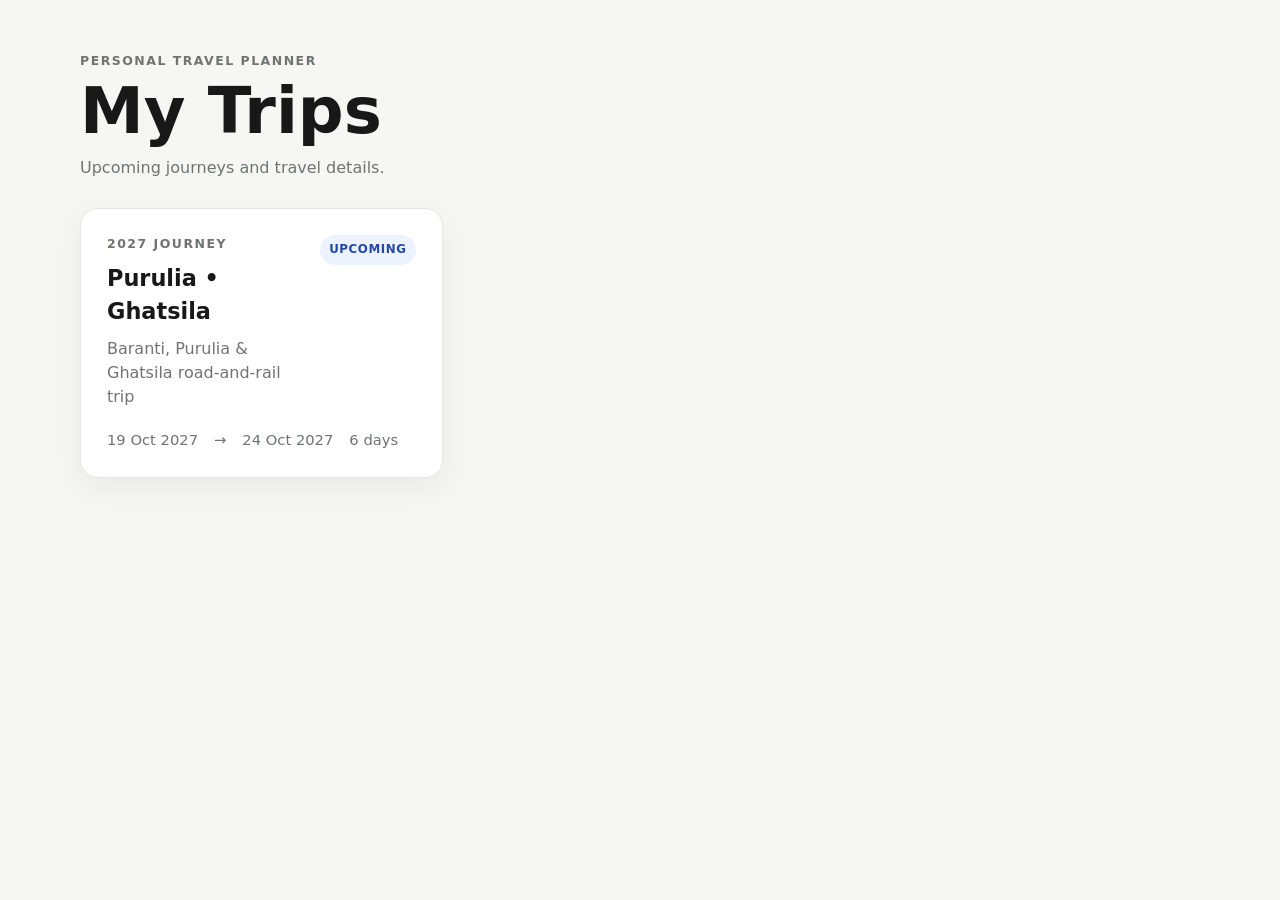
<file: index.html>
<!doctype html>
<html lang="en">
<head>
  <meta charset="utf-8" />
  <meta name="viewport" content="width=device-width, initial-scale=1" />
  <meta name="theme-color" content="#f6f7f4" />
  <title>My Trips</title>
  <link rel="stylesheet" href="assets/css/styles.css" />
</head>
<body>
  <main class="shell">
    <header class="page-header">
      <p class="eyebrow">Personal Travel Planner</p>
      <h1>My Trips</h1>
      <p class="muted">Upcoming journeys and travel details.</p>
    </header>
    <section id="tripList" class="trip-grid" aria-live="polite"></section>
  </main>
  <script src="assets/js/app.js" defer></script>
</body>
</html>
</file>
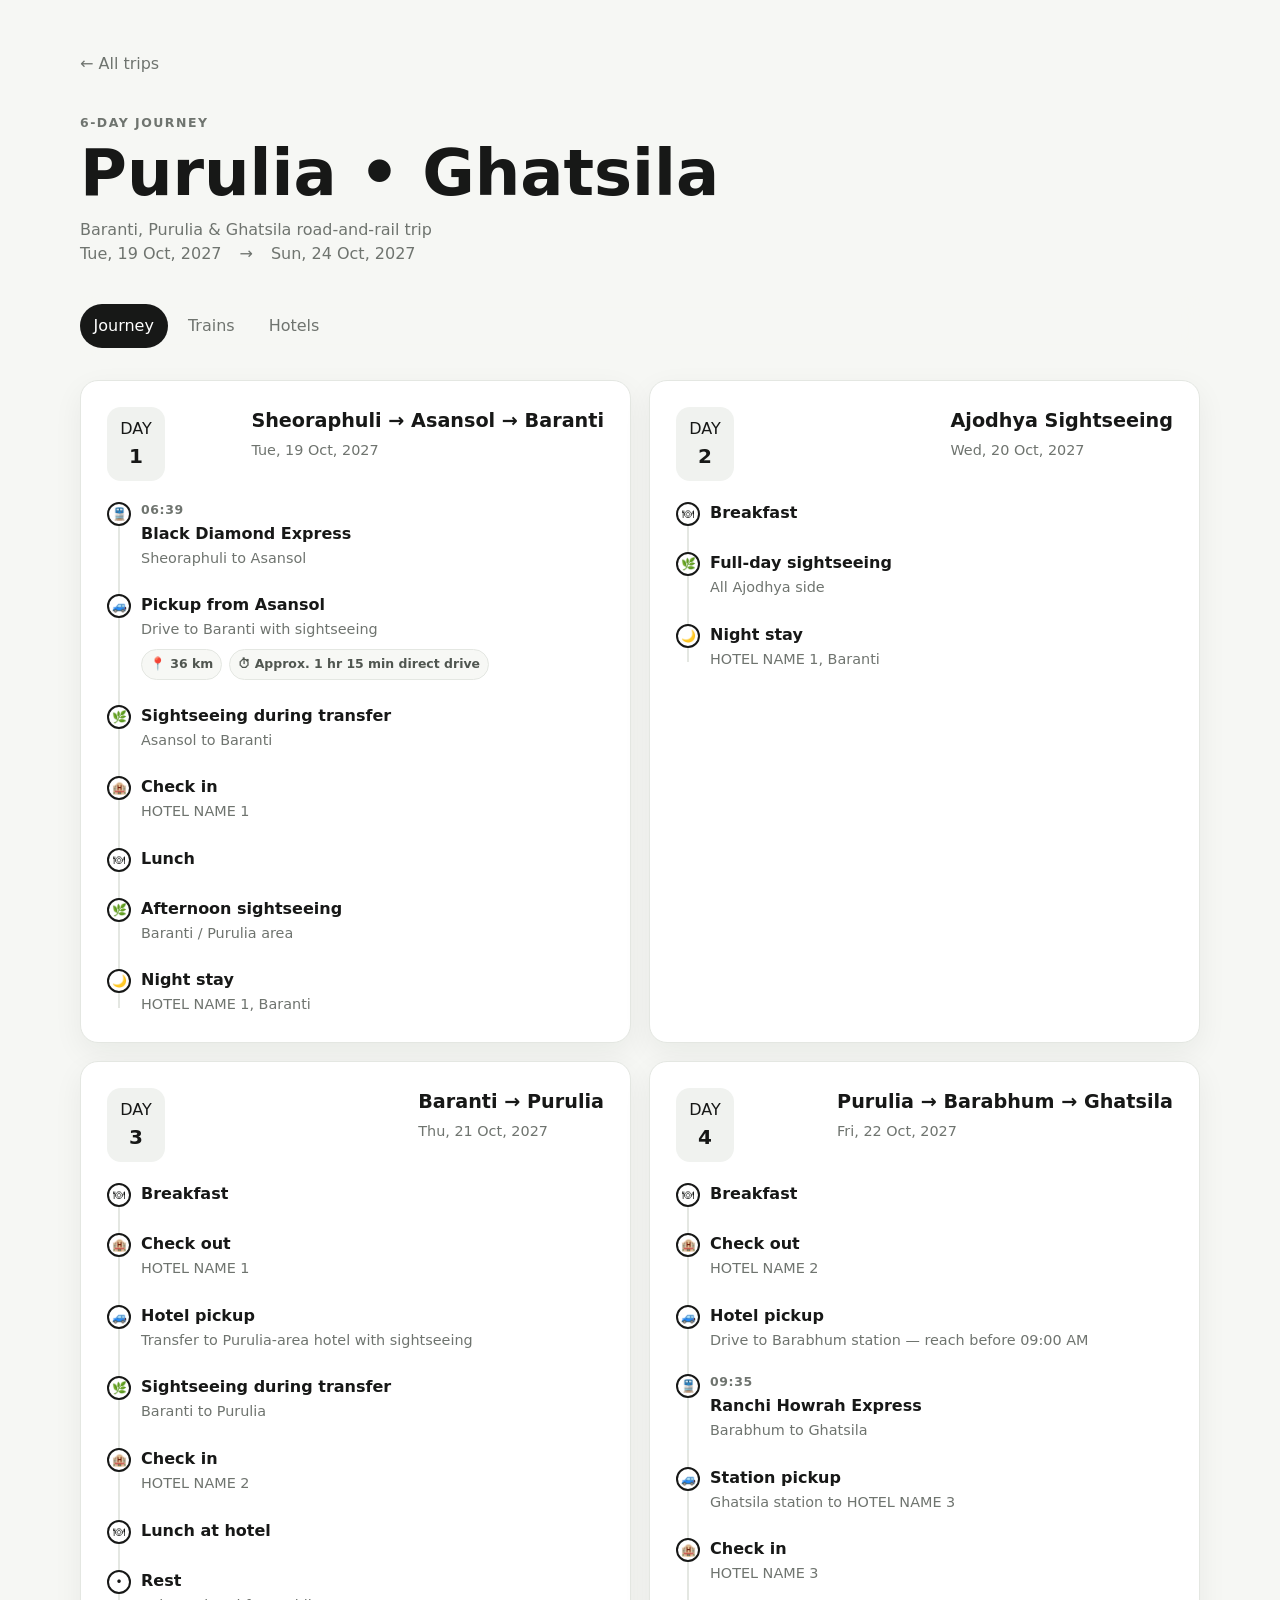
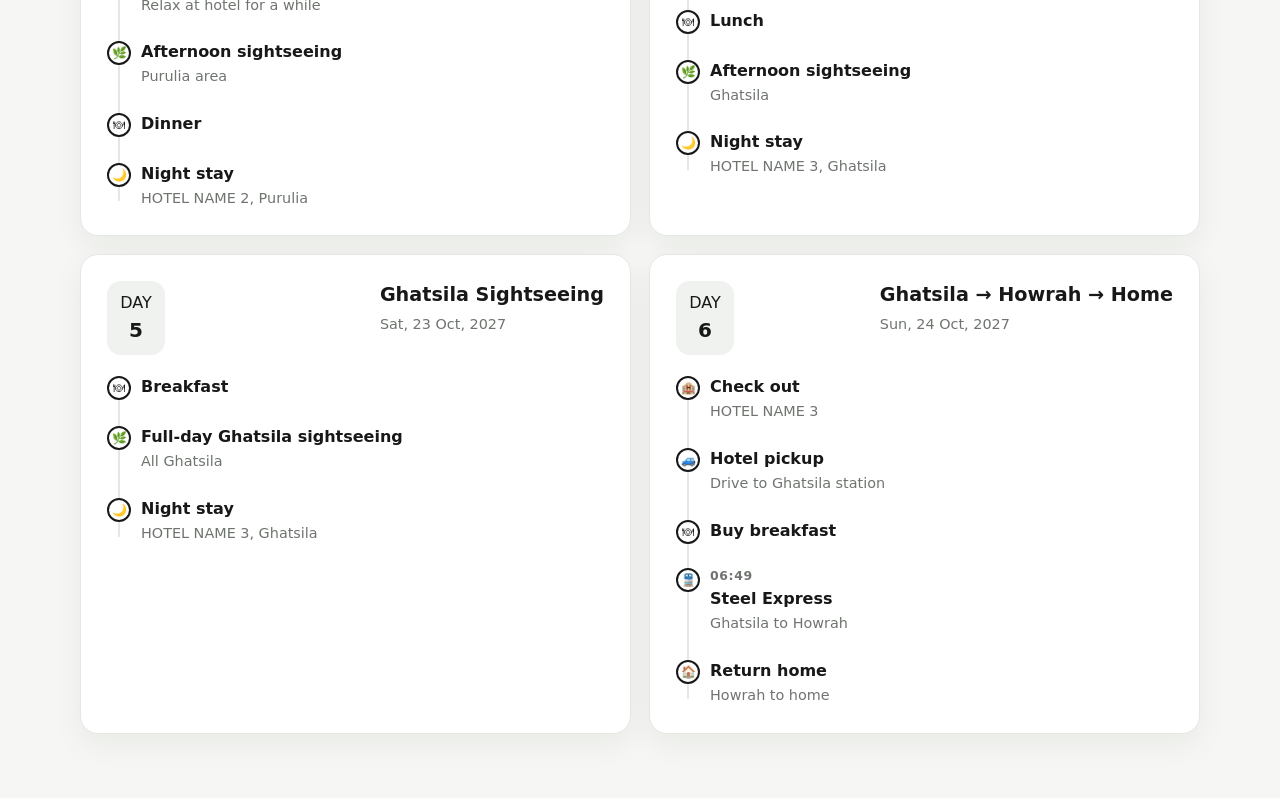
<file: trip.html>
<!doctype html>
<html lang="en">
<head>
  <meta charset="utf-8" />
  <meta name="viewport" content="width=device-width, initial-scale=1" />
  <meta name="theme-color" content="#f6f7f4" />
  <title>Trip Details</title>
  <link rel="stylesheet" href="assets/css/styles.css" />
</head>
<body>
  <main class="shell shell-trip">
    <a class="back-link" href="index.html">← All trips</a>
    <section id="tripHero" class="trip-hero"></section>

    <nav class="tabs" aria-label="Trip sections">
      <button class="tab-btn is-active" data-tab="journey">Journey</button>
      <button class="tab-btn" data-tab="trains">Trains</button>
      <button class="tab-btn" data-tab="hotels">Hotels</button>
    </nav>

    <section id="journey" class="tab-panel is-active"></section>
    <section id="trains" class="tab-panel"></section>
    <section id="hotels" class="tab-panel"></section>
  </main>
  <script src="assets/js/trip.js" defer></script>
</body>
</html>
</file>
<file: assets/css/styles.css>
:root{
  --bg:#f6f7f4; --surface:#fff; --text:#171817; --muted:#6f746f; --line:#e4e7e2;
  --accent:#1d4ed8; --radius:18px; --shadow:0 10px 30px rgba(22,28,24,.06);
}
*{box-sizing:border-box} html{scroll-behavior:smooth}
body{margin:0;background:var(--bg);color:var(--text);font-family:Inter,ui-sans-serif,system-ui,-apple-system,BlinkMacSystemFont,"Segoe UI",sans-serif;line-height:1.5}
a{color:inherit}.shell{width:min(1120px,calc(100% - 32px));margin:0 auto;padding:32px 0 64px}.shell-trip{padding-top:22px}
.page-header{margin-bottom:28px}.eyebrow{font-size:.78rem;text-transform:uppercase;letter-spacing:.12em;font-weight:700;color:var(--muted);margin:0 0 8px}.page-header h1,.trip-hero h1{font-size:clamp(2rem,6vw,4rem);line-height:1.02;margin:0 0 12px}.muted{color:var(--muted);margin:0}
.trip-grid{display:grid;gap:16px;grid-template-columns:1fr}.trip-card{display:block;text-decoration:none;background:var(--surface);border:1px solid var(--line);border-radius:var(--radius);padding:22px;box-shadow:var(--shadow);transition:.2s ease}.trip-card:hover{transform:translateY(-2px);border-color:#cfd5cf}.trip-card__top{display:flex;justify-content:space-between;gap:12px;align-items:flex-start}.trip-card h2{margin:4px 0 8px;font-size:1.4rem}.status{font-size:.74rem;padding:6px 9px;border-radius:999px;background:#edf2ff;color:#2449a4;font-weight:700;text-transform:uppercase;letter-spacing:.05em}.trip-meta{display:flex;flex-wrap:wrap;gap:10px 16px;margin-top:20px;color:var(--muted);font-size:.92rem}
.back-link{display:inline-block;margin-bottom:20px;text-decoration:none;color:var(--muted)}.trip-hero{padding:18px 0 6px}.trip-hero__meta{display:flex;flex-wrap:wrap;gap:10px 18px;color:var(--muted)}
.tabs{position:sticky;top:0;z-index:10;display:flex;gap:6px;margin:24px 0;background:rgba(246,247,244,.92);backdrop-filter:blur(12px);padding:8px 0}.tab-btn{border:0;background:transparent;padding:10px 14px;border-radius:999px;font:inherit;color:var(--muted);cursor:pointer}.tab-btn.is-active{background:var(--text);color:#fff}.tab-panel{display:none}.tab-panel.is-active{display:block}
.day-card,.detail-card{background:var(--surface);border:1px solid var(--line);border-radius:var(--radius);box-shadow:var(--shadow);padding:20px;margin-bottom:16px}.day-heading{display:flex;justify-content:space-between;gap:16px;align-items:flex-start;margin-bottom:20px}.day-badge{min-width:58px;text-align:center;background:#f0f2ef;border-radius:14px;padding:10px}.day-badge strong{display:block;font-size:1.25rem}.day-title h2{font-size:1.2rem;margin:0 0 4px}.day-title p{margin:0;color:var(--muted);font-size:.9rem}
.timeline{position:relative;padding-left:34px}.timeline:before{content:"";position:absolute;left:11px;top:8px;bottom:8px;width:2px;background:var(--line)}.event{position:relative;padding:0 0 22px}.event:last-child{padding-bottom:0}.event-dot{position:absolute;left:-34px;top:1px;width:24px;height:24px;border-radius:50%;background:#fff;border:2px solid var(--text);display:grid;place-items:center;font-size:12px}.event-time{font-size:.78rem;color:var(--muted);font-weight:700;letter-spacing:.05em}.event h3{margin:2px 0 2px;font-size:1rem}.event p{margin:0;color:var(--muted);font-size:.9rem}
.card-list{display:grid;gap:16px}.detail-card h2{margin:0 0 4px;font-size:1.2rem}.detail-card__sub{color:var(--muted);margin:0 0 18px}.route{display:grid;grid-template-columns:1fr auto 1fr;gap:12px;align-items:center;margin:18px 0}.route__point:last-child{text-align:right}.route__point strong{display:block;font-size:1.05rem}.route__point span{font-size:.84rem;color:var(--muted)}.route__line{height:1px;background:var(--line);width:44px}.info-grid{display:grid;grid-template-columns:repeat(2,1fr);gap:12px;margin-top:16px}.info-box{background:#f7f8f5;border-radius:12px;padding:12px}.info-box span{display:block;font-size:.76rem;color:var(--muted);margin-bottom:3px}.ticket-list{margin-top:18px;border-top:1px solid var(--line);padding-top:14px}.ticket-row{display:flex;align-items:center;justify-content:space-between;gap:12px;padding:10px 0}.ticket-row + .ticket-row{border-top:1px solid var(--line)}.button{display:inline-flex;align-items:center;justify-content:center;text-decoration:none;border-radius:10px;padding:9px 12px;background:var(--text);color:#fff;font-size:.85rem;font-weight:700}.button.is-disabled{opacity:.45;pointer-events:none}.empty-note{color:var(--muted);font-size:.9rem;margin:10px 0 0}
@media (min-width:720px){.shell{width:min(1120px,calc(100% - 64px));padding-top:52px}.trip-grid{grid-template-columns:repeat(2,1fr)}.card-list{grid-template-columns:repeat(2,1fr)}.day-card{padding:26px}.trip-card{padding:26px}}
@media (min-width:1020px){.trip-grid{grid-template-columns:repeat(3,1fr)}.journey-grid{display:grid;grid-template-columns:repeat(2,1fr);gap:18px}.journey-grid .day-card{margin:0}}
.transfer-meta{display:flex;flex-wrap:wrap;gap:7px;margin-top:8px}.transfer-meta span{display:inline-flex;align-items:center;gap:4px;padding:5px 8px;border:1px solid var(--line);border-radius:999px;background:#f7f8f5;color:#505650;font-size:.78rem;font-weight:700}
</file>
